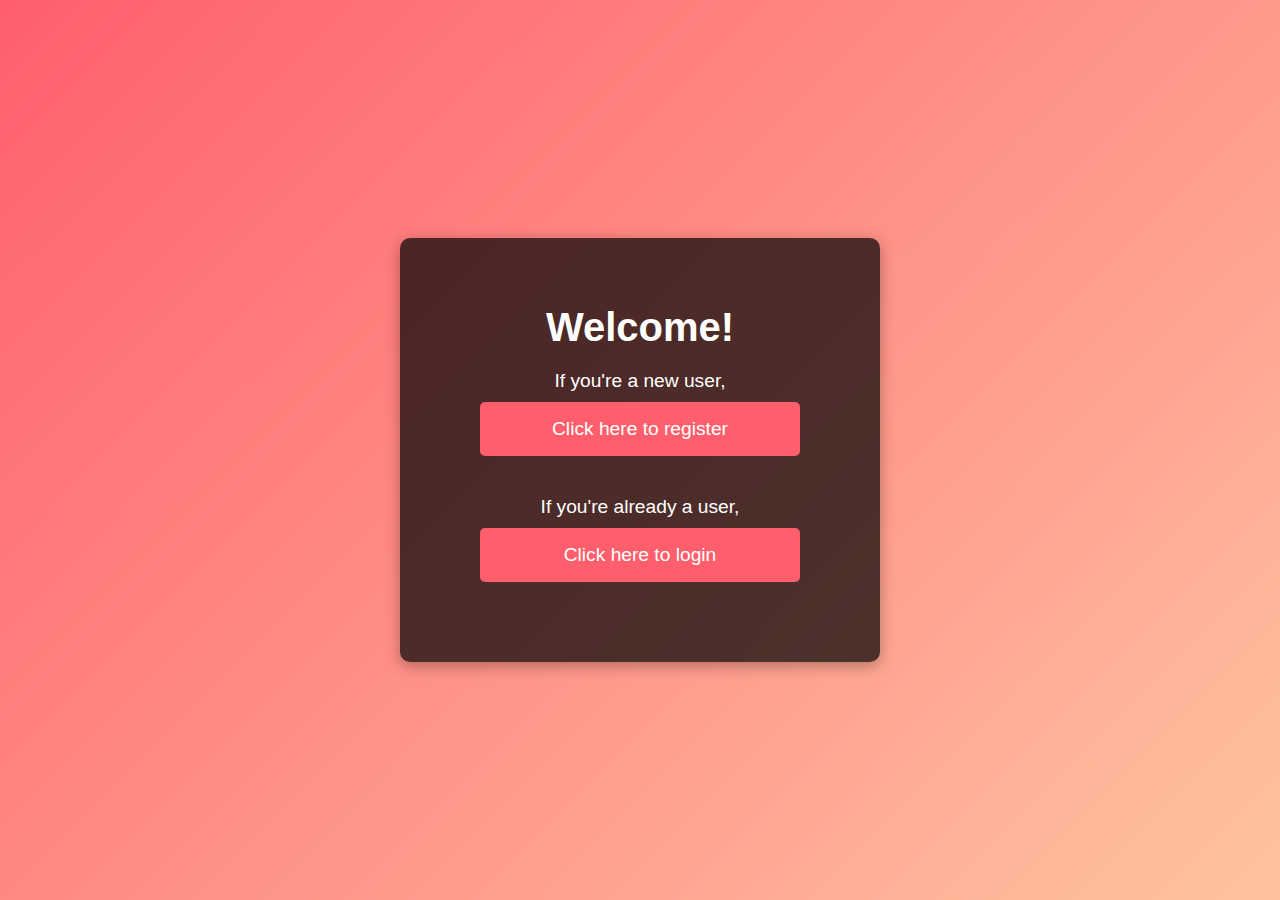
<file: index.html>
<!DOCTYPE html>
<html lang="en">
<head>
    <meta charset="UTF-8">
    <meta name="viewport" content="width=device-width, initial-scale=1.0">
    <title>Welcome</title>
    <style>
        /* General Body Style */
        body {
            font-family: 'Arial', sans-serif;
            background: linear-gradient(135deg, #ff5f6d, #ffc3a0);
            margin: 0;
            padding: 0;
            height: 100vh;
            display: flex;
            justify-content: center;
            align-items: center;
            color: #fff;
        }

        /* Container for content */
        .container {
            background: rgba(0, 0, 0, 0.7);
            padding: 40px;
            border-radius: 10px;
            text-align: center;
            box-shadow: 0 4px 15px rgba(0, 0, 0, 0.3);
            max-width: 400px;
            width: 100%;
        }

        /* Heading */
        .container h1 {
            font-size: 2.5rem;
            margin-bottom: 20px;
        }

        /* Paragraph Text */
        .container p {
            font-size: 1.2rem;
            margin-bottom: 30px;
        }

        /* Button Style */
        .button {
            background-color: #ff5f6d;
            color: white;
            padding: 16px 35px;
            font-size: 1.2rem;
            border: none;
            border-radius: 5px;
            cursor: pointer;
            transition: background-color 0.3s ease;
            display: inline-block;
            margin: 10px;
            text-decoration: none;
            width: 250px; /* Ensure buttons are the same width */
            text-align: center;
        }

        /* Button Hover Effect */
        .button:hover {
            background-color: #e04d4d;
        }

        /* Footer Link */
        .footer {
            font-size: 1rem;
            color: #bbb;
            margin-top: 20px;
        }

        .footer a {
            color: #fff;
            text-decoration: none;
            font-weight: bold;
        }

        .footer a:hover {
            text-decoration: underline;
        }
    </style>
</head>
<body>

    <div class="container">
        <h1>Welcome! </h1>
        <p>If you're a new user, <a href="register.html" class="button">Click here to register</a></p>
        <p>If you're already a user, <a href="login.html" class="button">Click here to login</a></p>
    </div>

</body>
</html>
</file>
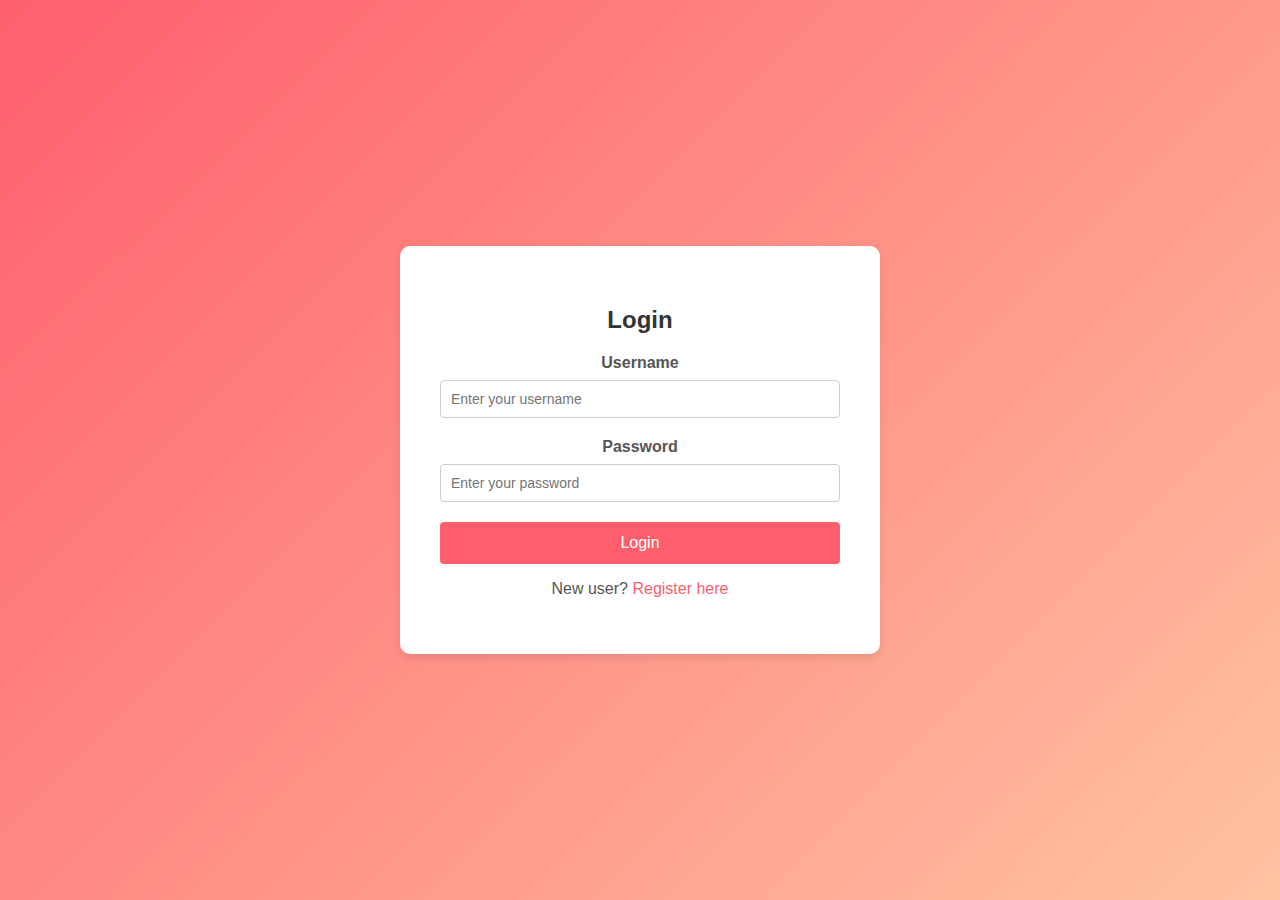
<file: login.html>
<!DOCTYPE html>
<html lang="en">
<head>
    <meta charset="UTF-8">
    <meta name="viewport" content="width=device-width, initial-scale=1.0">
    <title>Login</title>
    <style>
        body {
            font-family: 'Arial', sans-serif;
            background: linear-gradient(135deg, #ff5f6d, #ffc3a0);
            display: flex;
            justify-content: center;
            align-items: center;
            height: 100vh;
            margin: 0;
        }

        .login-container {
            background-color: #ffffff;
            padding: 40px;
            border-radius: 10px;
            box-shadow: 0 4px 10px rgba(0, 0, 0, 0.1);
            width: 100%;
            max-width: 400px;
            text-align: center;
        }

        h2 {
            color: #333;
            margin-bottom: 20px;
        }

        .input-group {
            margin-bottom: 20px;
        }

        .input-group label {
            display: block;
            font-weight: bold;
            margin-bottom: 8px;
            color: #555;
        }

        .input-group input {
            width: 100%;
            padding: 10px;
            border: 1px solid #ccc;
            border-radius: 4px;
            font-size: 14px;
            box-sizing: border-box;
        }

        .input-group input:focus {
            border-color: #ff5f6d;
            outline: none;
        }

        .btn {
            background-color: #ff5f6d;
            color: white;
            padding: 12px 20px;
            border: none;
            border-radius: 4px;
            width: 100%;
            font-size: 16px;
            cursor: pointer;
        }

        .btn:hover {
            background-color: #e04d4d;
        }

        p {
            color: #555;
        }

        p a {
            color: #ff5f6d;
            text-decoration: none;
        }

        p a:hover {
            text-decoration: underline;
        }
    </style>
</head>
<body>

    <div class="login-container">
        <h2>Login</h2>
        <form action="login.php" method="POST">
            <div class="input-group">
                <label for="username">Username</label>
                <input type="text" id="username" name="username" required placeholder="Enter your username">
            </div>

            <div class="input-group">
                <label for="password">Password</label>
                <input type="password" id="password" name="password" required placeholder="Enter your password">
            </div>

            <button class="btn" type="submit">Login</button>
        </form>

        <p>New user? <a href="register.html">Register here</a></p>
    </div>

</body>
</html>
</file>
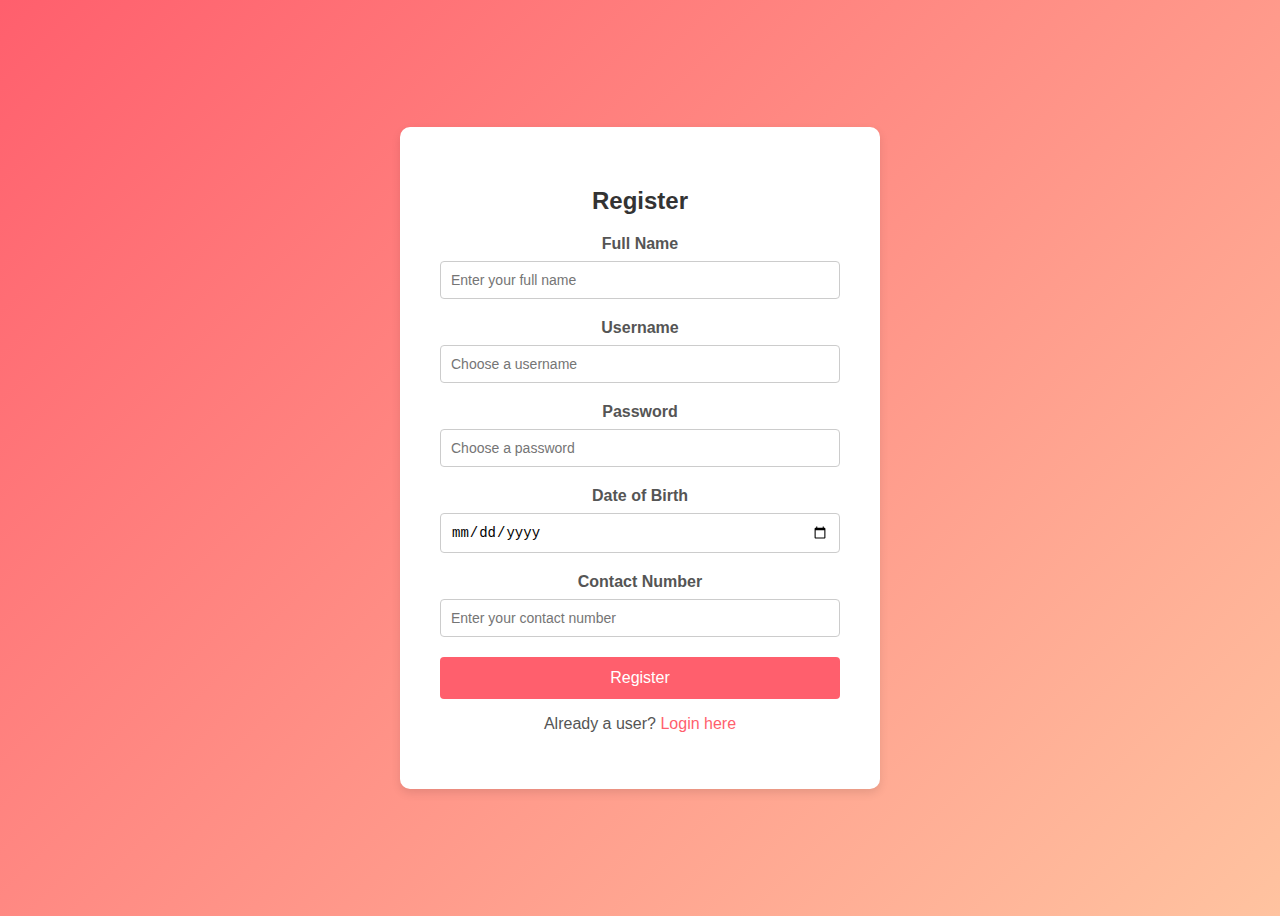
<file: register.html>
<!DOCTYPE html>
<html lang="en">
<head>
    <meta charset="UTF-8">
    <meta name="viewport" content="width=device-width, initial-scale=1.0">
    <title>Register</title>
    <style>
        body {
            font-family: 'Arial', sans-serif;
            background: linear-gradient(135deg, #ff5f6d, #ffc3a0);
            display: flex;
            justify-content: center;
            align-items: center;
            height: 100vh;
        }

        .register-container {
            background-color: #ffffff;
            padding: 40px;
            border-radius: 10px;
            box-shadow: 0 4px 10px rgba(0, 0, 0, 0.1);
            width: 100%;
            max-width: 400px;
            text-align: center;
        }

        h2 {
            color: #333;
            margin-bottom: 20px;
        }

        .input-group {
            margin-bottom: 20px;
        }

        .input-group label {
            display: block;
            font-weight: bold;
            margin-bottom: 8px;
            color: #555;
        }

        .input-group input {
            width: 100%;
            padding: 10px;
            border: 1px solid #ccc;
            border-radius: 4px;
            font-size: 14px;
            box-sizing: border-box;
        }

        .input-group input:focus {
            border-color: #ff5f6d;
            outline: none;
        }

        .btn {
            background-color: #ff5f6d;
            color: white;
            padding: 12px 20px;
            border: none;
            border-radius: 4px;
            width: 100%;
            font-size: 16px;
            cursor: pointer;
        }

        .btn:hover {
            background-color: #e04d4d;
        }

        p {
            color: #555;
        }

        p a {
            color: #ff5f6d;
            text-decoration: none;
        }

        p a:hover {
            text-decoration: underline;
        }
    </style>
</head>
<body>

    <div class="register-container">
        <h2>Register</h2>
        <form action="register.php" method="POST">
            <div class="input-group">
                <label for="name">Full Name</label>
                <input type="text" id="name" name="name" required placeholder="Enter your full name">
            </div>

            <div class="input-group">
                <label for="username">Username</label>
                <input type="text" id="username" name="username" required placeholder="Choose a username">
            </div>

            <div class="input-group">
                <label for="password">Password</label>
                <input type="password" id="password" name="password" required placeholder="Choose a password">
            </div>

            <div class="input-group">
                <label for="date_of_birth">Date of Birth</label>
                <input type="date" id="date_of_birth" name="date_of_birth" required>
            </div>

            <div class="input-group">
                <label for="contact_number">Contact Number</label>
                <input type="text" id="contact_number" name="contact_number" required placeholder="Enter your contact number" >
            </div>

            <button class="btn" type="submit">Register</button>
        </form>

        <p>Already a user? <a href="login.html">Login here</a></p>
    </div>

</body>
</html>
</file>
